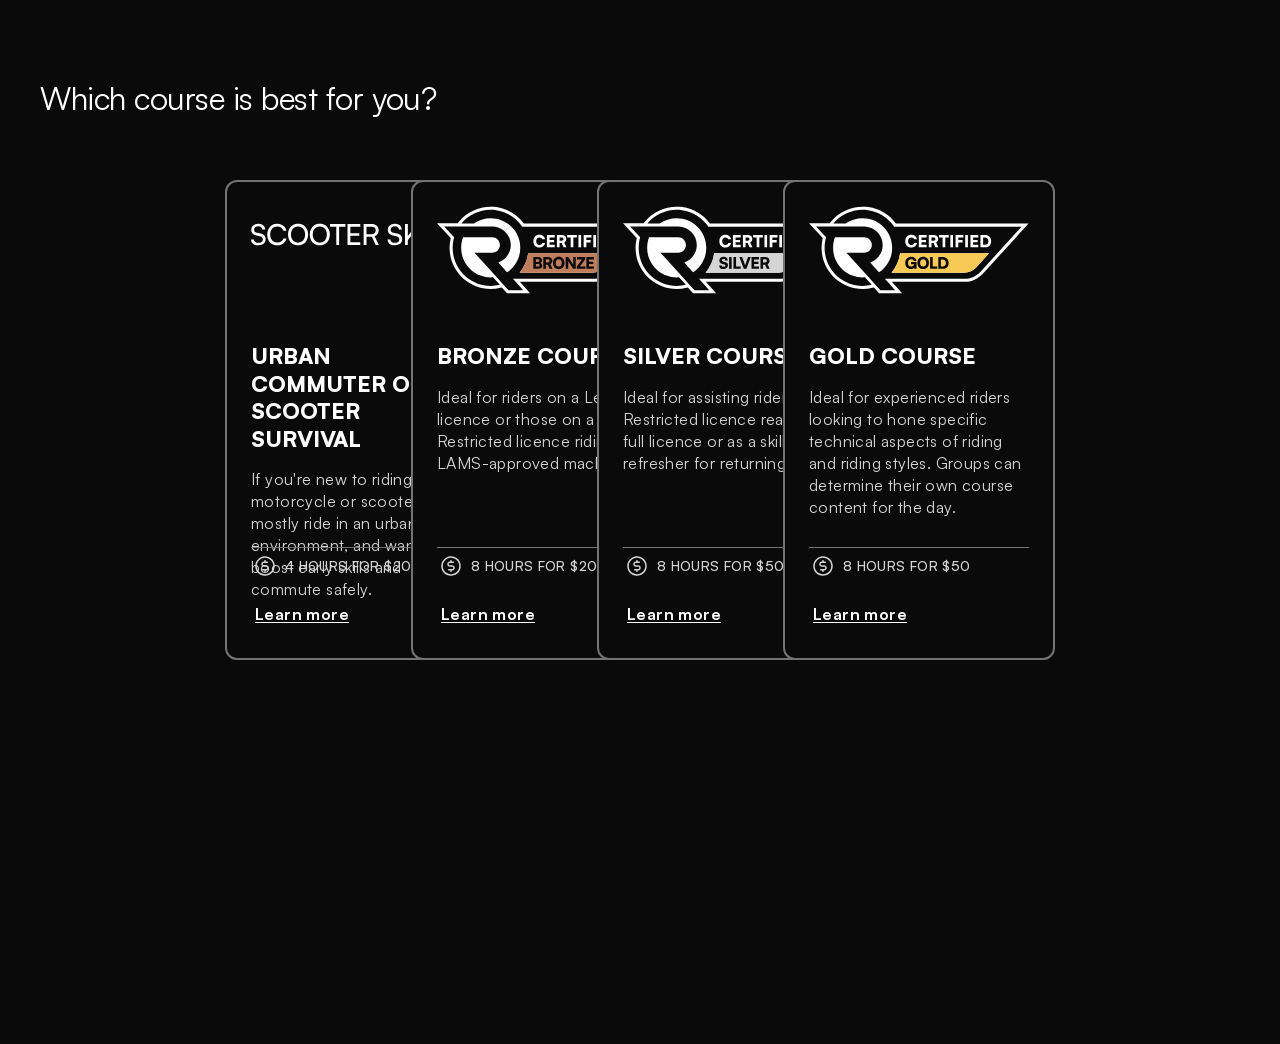
<file: cards.html>
<!doctype html>
<html lang="en">
	<head>
		<meta charset="utf-8">
		<meta name="viewport" content="width=device-width, initial-scale=1">
		<title>Ride Forever courses</title>
		<link rel="stylesheet" href="style.css">
	</head>
	<body>
		<main class="page-body">
            <section class="course-selection" aria-labelledby="course-selection-title">
                <div class="course-selection__inner">
                    <header class="course-selection__header">
                        <h2 id="course-selection-title">Which course is best for you?</h1>
                    </header>
                    <div class="course-grid">
                        <article class="course-card">
                            <div class="course-card__badge"><img src="public/images/course-badges/scooter-skills.svg" alt="Certified Scooter Skills course badge"></div>
                            <div class="course-card__content">
                                <h3>Urban Commuter or Scooter Survival</h3>
                                <p>If you're new to riding a motorcycle or scooter, mostly ride in an urban environment, and want to boost early skills and commute safely.</p>
                            </div>
                            <footer class="course-card__footer">
                                <p class="course-card__price"><img class="course-card__price-icon" src="public/images/icons/icon-currency-circle-dollar.svg" alt="Currency circle dollar icon" aria-hidden="true"></span>4 hours for $20</p>
                                <a class="course-card__link" href="buying-a-bike.html">Learn more<span class="visually-hidden"> about Urban Commuter or Scooter Survival</span></a>
                            </footer>
                        </article>
                        <article class="course-card">
                            <div class="course-card__badge"><img src="public/images/course-badges/bronze.svg" alt="Certified Bronze course badge"></div>
                            <div class="course-card__content">
                                <h3>Bronze Course</h3>
                                <p>Ideal for riders on a Learner licence or those on a Class 6 Restricted licence riding LAMS-approved machines.</p>
                            </div>
                            <footer class="course-card__footer">
                                <p class="course-card__price"><img class="course-card__price-icon" src="public/images/icons/icon-currency-circle-dollar.svg" alt="Currency circle dollar icon" aria-hidden="true"></span>8 hours for $20</p>
                                <a class="course-card__link" href="buying-a-bike.html">Learn more<span class="visually-hidden"> about Bronze Course</span></a>
                            </footer>
                        </article>
                        <article class="course-card">
                            <div class="course-card__badge"><img src="public/images/course-badges/silver.svg" alt="Certified Silver course badge"></div>
                            <div class="course-card__content">
                                <h3>Silver Course</h3>
                                <p>Ideal for assisting riders on a Restricted licence reach their full licence or as a skills refresher for returning riders.</p>
                            </div>
                            <footer class="course-card__footer">
                                <p class="course-card__price"><img class="course-card__price-icon" src="public/images/icons/icon-currency-circle-dollar.svg" alt="Currency circle dollar icon" aria-hidden="true"></span>8 hours for $50</p>
                                <a class="course-card__link" href="buying-a-bike.html">Learn more<span class="visually-hidden"> about Silver Course</span></a>
                            </footer>
                        </article>
                        <article class="course-card">
                            <div class="course-card__badge"><img src="public/images/course-badges/gold.svg" alt="Certified Gold course badge"></div>
                            <div class="course-card__content">
                                <h3>Gold Course</h3>
                                <p>Ideal for experienced riders looking to hone specific technical aspects of riding and riding styles. Groups can determine their own course content for the day.</p>
                            </div>
                            <footer class="course-card__footer">
                                <p class="course-card__price"><img class="course-card__price-icon" src="public/images/icons/icon-currency-circle-dollar.svg" alt="Currency circle dollar icon" aria-hidden="true"></span>8 hours for $50</p>
                                <a class="course-card__link" href="buying-a-bike.html">Learn more<span class="visually-hidden"> about Gold Course</span></a>
                            </footer>
                        </article>
                    </div>
                </div>
            </section>
        </main>
	</body>
</html>
</file>
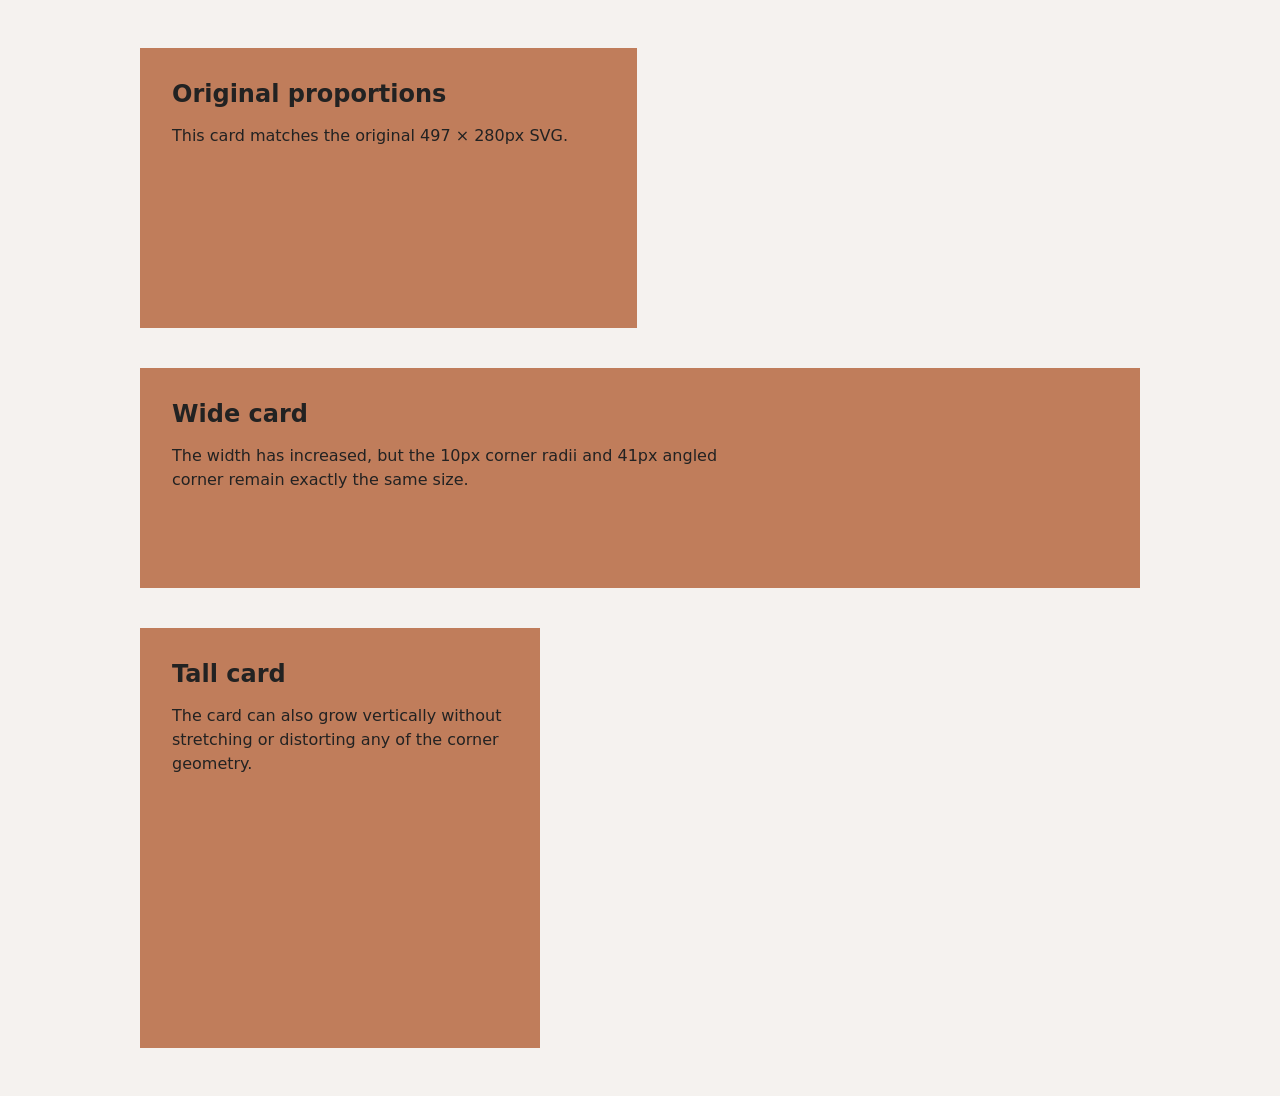
<file: Container-angled-corner-demo.html>
<!DOCTYPE html>
<html lang="en">

<head>
  <meta charset="UTF-8">
  <meta name="viewport" content="width=device-width, initial-scale=1.0">

  <title>Responsive CSS clip-path</title>

  <style>

    * {
      box-sizing: border-box;
    }

    body {
      margin: 0;
      padding: 48px;

      font-family: system-ui, sans-serif;

      background: #f5f2ef;
      color: #222;
    }


    /* ----------------------------------
       Demo layout
       ---------------------------------- */

    .demo {
      display: grid;
      gap: 40px;

      max-width: 1000px;
      margin-inline: auto;
    }


    /* ----------------------------------
       Clipped card
       ---------------------------------- */

    .card {
      --corner-radius: 10px;
      --cut-size: 41.286px;

      padding: 32px;

      background: #c07d5b;

      clip-path: shape(

        /* Start after top-left radius */
        from var(--corner-radius) 0,

        /* Top edge */
        line to calc(100% - var(--cut-size)) 0,

        /* Curve into diagonal */
        curve to calc(100% - 32.818px) 3.498px
          with calc(100% - 35.067px) 1.258px
          / calc(100% - 38.112px) 0,

        /* Diagonal edge */
        line to calc(100% - 3.532px) 32.667px,

        /* Curve into right edge */
        curve to 100% 41.169px
          with calc(100% - 1.271px) 34.919px
          / 100% 37.978px,

        /* Right edge */
        line to 100% calc(100% - var(--corner-radius)),

        /* Bottom-right corner */
        curve to calc(100% - var(--corner-radius)) 100%
          with 100% calc(100% - 4.477px)
          / calc(100% - 4.477px) 100%,

        /* Bottom edge */
        line to var(--corner-radius) 100%,

        /* Bottom-left corner */
        curve to 0 calc(100% - var(--corner-radius))
          with 4.477px 100%
          / 0 calc(100% - 4.477px),

        /* Left edge */
        line to 0 var(--corner-radius),

        /* Top-left corner */
        curve to var(--corner-radius) 0
          with 0 4.477px
          / 4.477px 0,

        close
      );
    }


    /* ----------------------------------
       Card content
       ---------------------------------- */

    .card h2 {
      margin-block: 0 16px;

      font-size: 1.5rem;
    }

    .card p {
      max-width: 55ch;
      margin: 0;

      line-height: 1.5;
    }


    /* ----------------------------------
       Different sizes for testing
       ---------------------------------- */

    .card--original {
      width: min(100%, 497px);
      min-height: 280px;
    }

    .card--wide {
      width: 100%;
      min-height: 220px;
    }

    .card--tall {
      width: min(100%, 400px);
      min-height: 420px;
    }

  </style>
</head>


<body>

  <main class="demo">

    <div class="card card--original">
      <h2>Original proportions</h2>

      <p>
        This card matches the original 497 × 280px SVG.
      </p>
    </div>


    <div class="card card--wide">
      <h2>Wide card</h2>

      <p>
        The width has increased, but the 10px corner radii
        and 41px angled corner remain exactly the same size.
      </p>
    </div>


    <div class="card card--tall">
      <h2>Tall card</h2>

      <p>
        The card can also grow vertically without stretching
        or distorting any of the corner geometry.
      </p>
    </div>

  </main>

</body>
</html>
</file>
<file: style.css>
@import url("src/assets/fonts.css");

/**
File borrowed from https://github.com/dmtrmrv/demo-vertical-rhythm/blob/trunk/style.css
I need to update descriptions and source paths to match my project, but the structure is solid and I want to keep it.
*/

/**
Variables – variables that are used throughout the project.
This layer is used to set up the project’s typography, spacing,
and other values that are used throughout the project.
*/
@import url("src/assets/css/styles/variables.css");

/**
Color – this layer is used to set up the project’s color palette. It is used to define the colors that are used throughout the project.
*/
@import url("src/assets/css/styles/color/index.css");

/**
Components – styles that are applied to classes and IDs. This layer is used
to style individual components and is where the majority of the project’s
styling is done. However if the job is done correctly in the defaults layer,
this layer should be relatively easy to style.
*/
@import url("src/assets/css/components/index.css");

/**
Utilities – single-purpose classes that are used to apply styles to elements.
*/
@import url("src/assets/css/styles/utilities.css");
</file>
